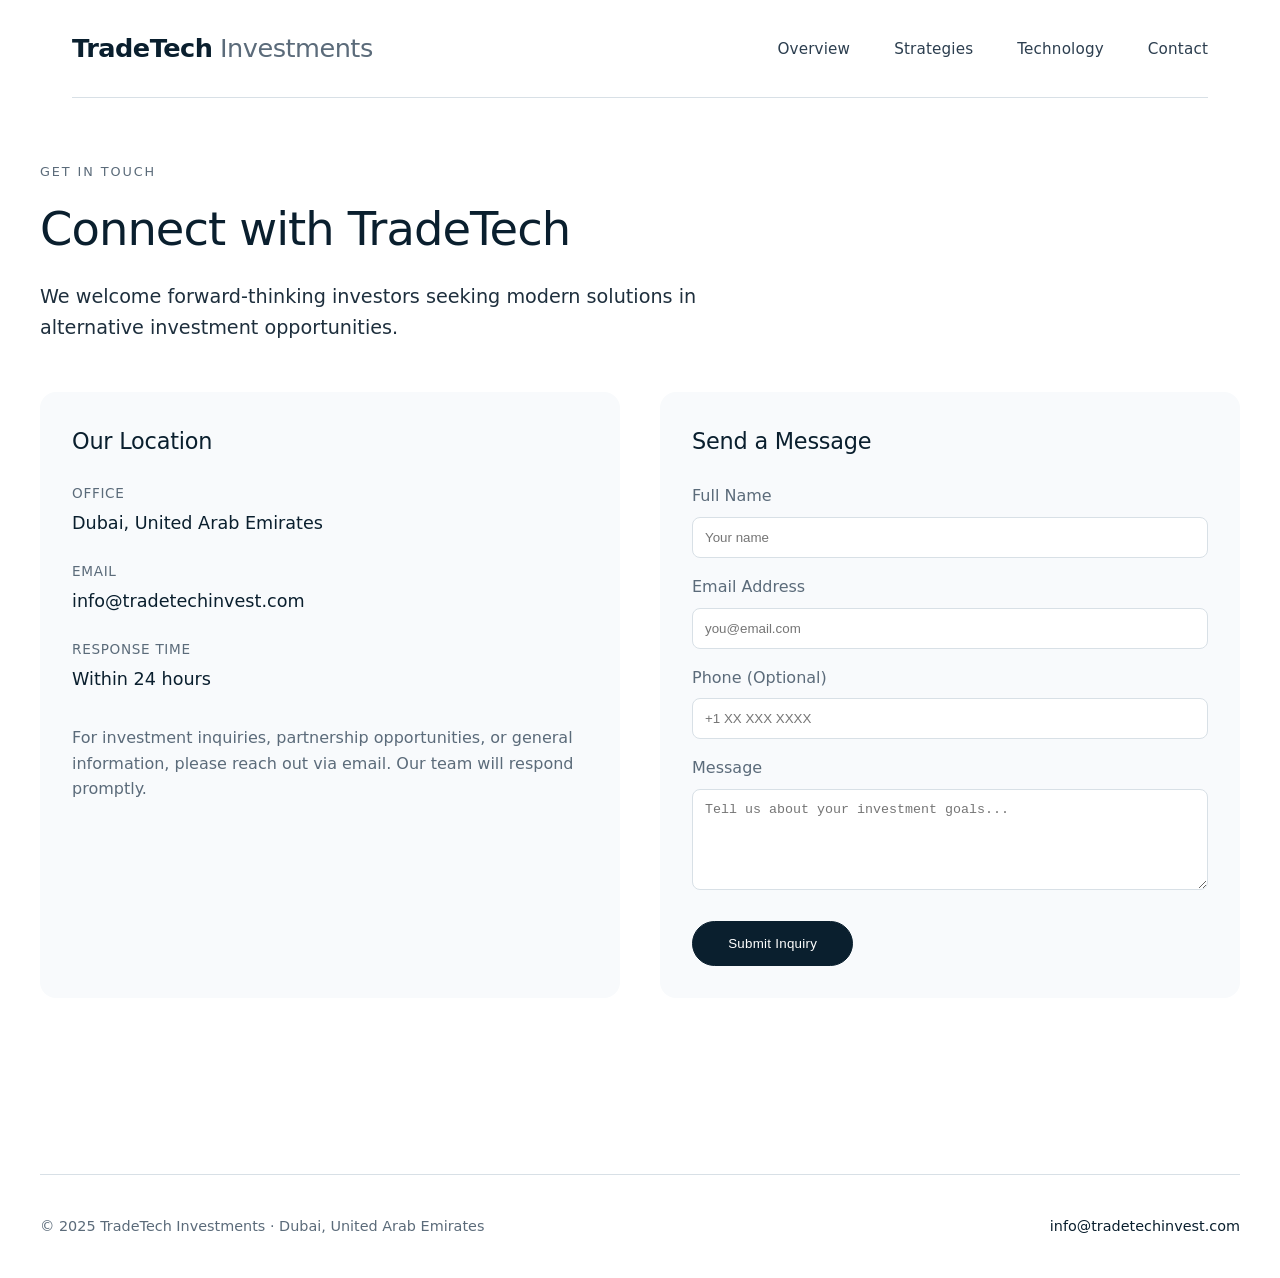
<file: contact.html>
<!DOCTYPE html>
<html lang="en">
<head>
  <meta charset="UTF-8">
  <meta name="viewport" content="width=device-width, initial-scale=1.0">
  <title>Contact · TradeTech Investments</title>
  <meta name="description" content="Contact TradeTech Investments in Dubai, UAE. We welcome forward-thinking investors seeking modern investment solutions.">
  <link rel="stylesheet" href="style.css">
</head>
<body>
  <header class="container">
    <div class="navbar">
      <a href="index" class="logo">TradeTech<span> Investments</span></a>
      <button class="menu-toggle" aria-label="Toggle menu">
        <span></span>
        <span></span>
        <span></span>
      </button>
      <ul class="nav-links">
        <li><a href="index">Overview</a></li>
        <li><a href="strategies">Strategies</a></li>
        <li><a href="technology">Technology</a></li>
        <li><a href="contact" class="active">Contact</a></li>
      </ul>
    </div>
  </header>

  <main class="container page-wrap">
    <div class="eyebrow">Get in Touch</div>
    <h1>Connect with TradeTech</h1>
    <p class="lead">We welcome forward-thinking investors seeking modern solutions in alternative investment opportunities.</p>

    <div class="grid-2" style="margin-top:3rem;">
      <div class="contact-info">
        <h2 style="font-size:1.4rem;">Our Location</h2>
        
        <div class="contact-detail">
          <label>Office</label>
          <p>Dubai, United Arab Emirates</p>
        </div>
        
        <div class="contact-detail">
          <label>Email</label>
          <p><a href="mailto:info@tradetechinvest.com" style="color:var(--navy); text-decoration:none;">info@tradetechinvest.com</a></p>
        </div>
        
        <div class="contact-detail">
          <label>Response Time</label>
          <p>Within 24 hours</p>
        </div>
        
        <div style="margin-top:2rem;">
          <p style="color:var(--muted);">For investment inquiries, partnership opportunities, or general information, please reach out via email. Our team will respond promptly.</p>
        </div>
      </div>

      <div>
        <form id="contact-form" style="background:var(--light-bg); padding:2rem; border-radius:16px;">
          <h2 style="font-size:1.4rem; margin-bottom:1.5rem;">Send a Message</h2>
          
          <div style="margin-bottom:1rem;">
            <label for="name" style="display:block; margin-bottom:0.5rem; color:var(--muted);">Full Name</label>
            <input type="text" id="name" name="name" style="width:100%; padding:0.75rem; border:1px solid var(--softline); border-radius:8px;" placeholder="Your name" required>
          </div>
          
          <div style="margin-bottom:1rem;">
            <label for="email" style="display:block; margin-bottom:0.5rem; color:var(--muted);">Email Address</label>
            <input type="email" id="email" name="email" style="width:100%; padding:0.75rem; border:1px solid var(--softline); border-radius:8px;" placeholder="you@email.com" required>
          </div>
          
          <div style="margin-bottom:1rem;">
            <label for="phone" style="display:block; margin-bottom:0.5rem; color:var(--muted);">Phone (Optional)</label>
            <input type="tel" id="phone" name="phone" style="width:100%; padding:0.75rem; border:1px solid var(--softline); border-radius:8px;" placeholder="+1 XX XXX XXXX">
          </div>
          
          <div style="margin-bottom:1.5rem;">
            <label for="message" style="display:block; margin-bottom:0.5rem; color:var(--muted);">Message</label>
            <textarea id="message" name="message" rows="5" style="width:100%; padding:0.75rem; border:1px solid var(--softline); border-radius:8px;" placeholder="Tell us about your investment goals..." required></textarea>
          </div>
          
          <button type="submit" class="btn">Submit Inquiry</button>
        </form>
      </div>
    </div>
  </main>

  <footer class="container footer">
    <div>© 2025 TradeTech Investments · Dubai, United Arab Emirates</div>
    <div><a href="mailto:info@tradetechinvest.com">info@tradetechinvest.com</a></div>
  </footer>

  <script src="main.js"></script>
</body>
</html>
</file>
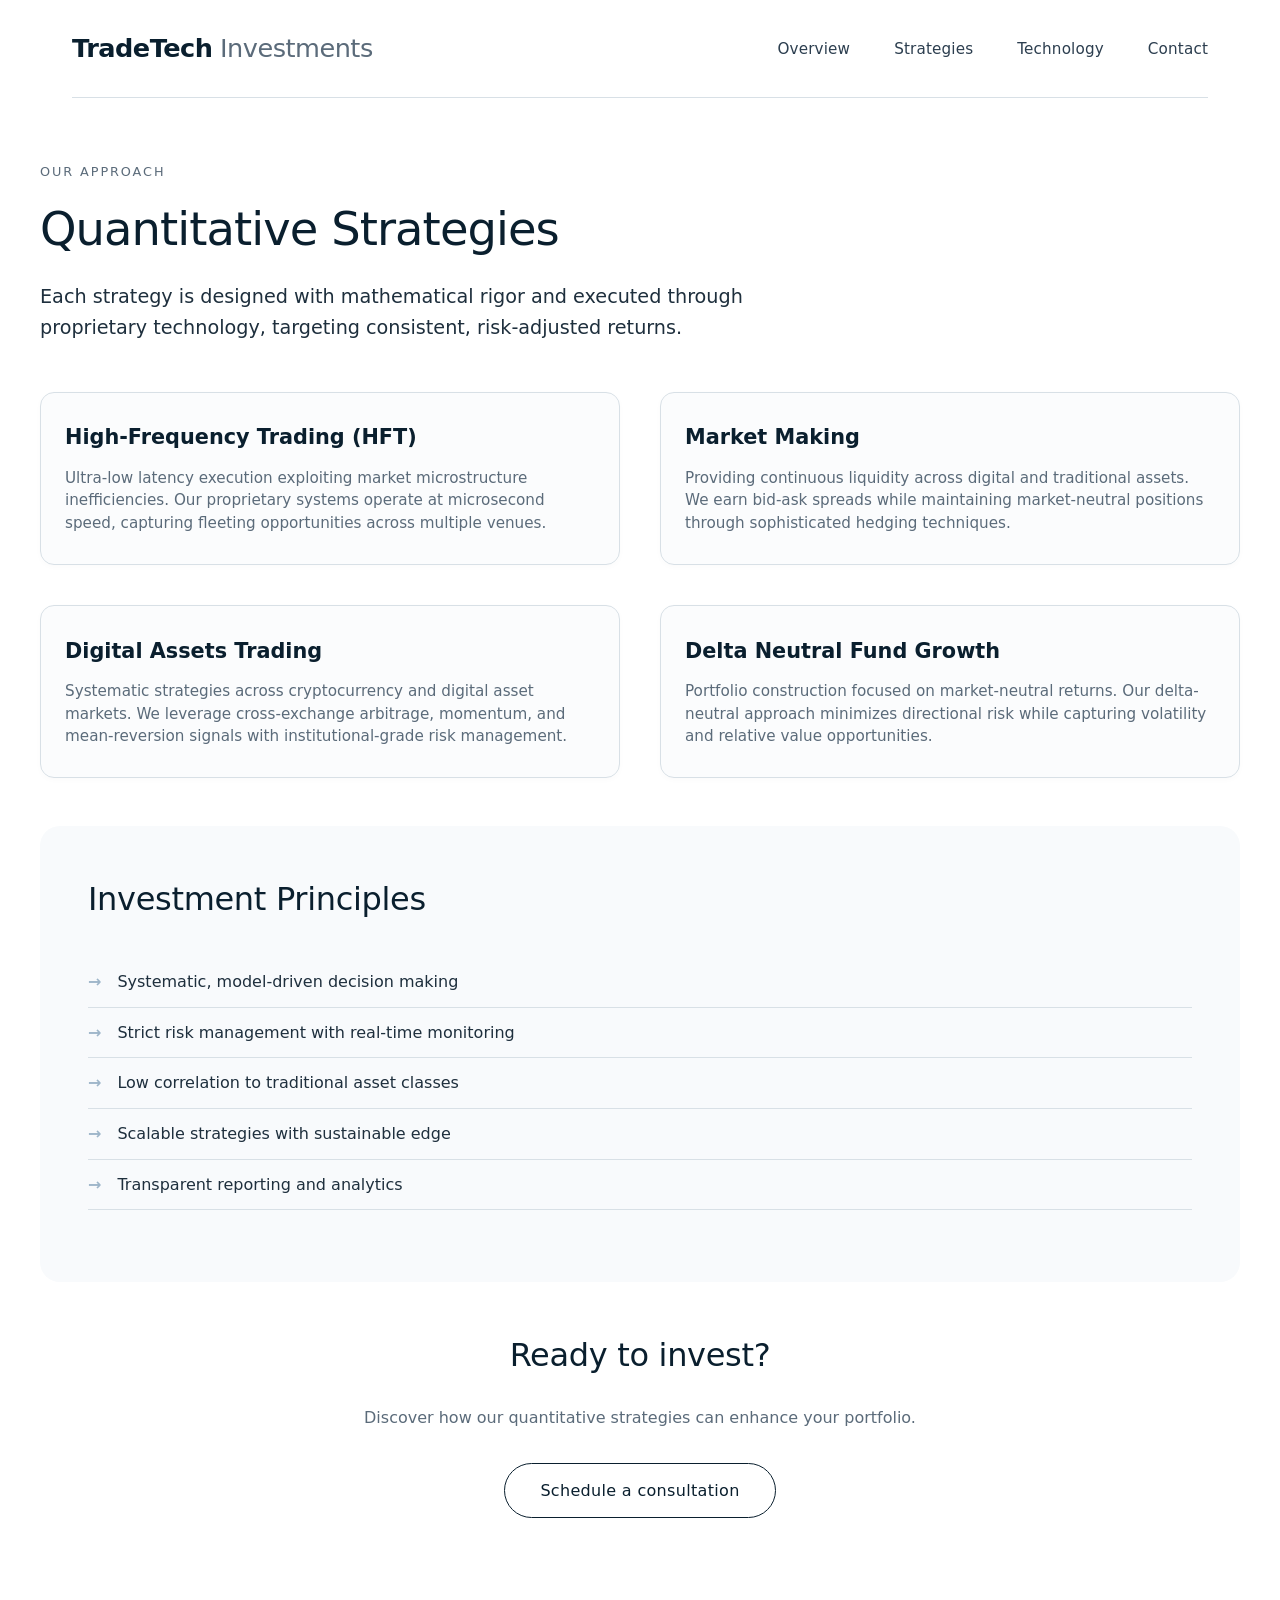
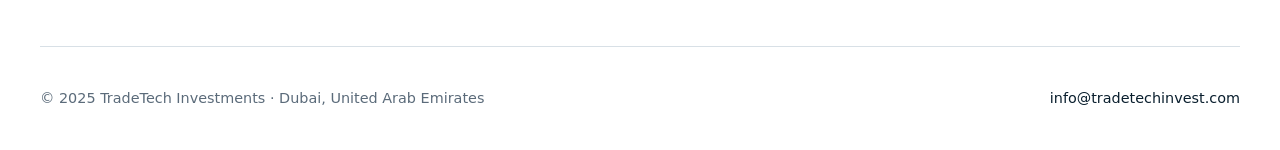
<file: strategies.html>
<!DOCTYPE html>
<html lang="en">
<head>
  <meta charset="UTF-8">
  <meta name="viewport" content="width=device-width, initial-scale=1.0">
  <title>Strategies · TradeTech Investments</title>
  <meta name="description" content="Explore TradeTech Investments' quantitative trading strategies: HFT, market making, digital assets, and delta-neutral approaches.">
  <link rel="stylesheet" href="style.css">
</head>
<body>
  <header class="container">
    <div class="navbar">
      <a href="index" class="logo">TradeTech<span> Investments</span></a>
      <button class="menu-toggle" aria-label="Toggle menu">
        <span></span>
        <span></span>
        <span></span>
      </button>
      <ul class="nav-links">
        <li><a href="index">Overview</a></li>
        <li><a href="strategies" class="active">Strategies</a></li>
        <li><a href="technology">Technology</a></li>
        <li><a href="contact">Contact</a></li>
      </ul>
    </div>
  </header>

  <main class="container page-wrap">
    <div class="eyebrow">Our Approach</div>
    <h1>Quantitative Strategies</h1>
    <p class="lead">Each strategy is designed with mathematical rigor and executed through proprietary technology, targeting consistent, risk-adjusted returns.</p>

    <div class="grid-2">
      <div class="card">
        <h3>High-Frequency Trading (HFT)</h3>
        <p>Ultra-low latency execution exploiting market microstructure inefficiencies. Our proprietary systems operate at microsecond speed, capturing fleeting opportunities across multiple venues.</p>
      </div>
      <div class="card">
        <h3>Market Making</h3>
        <p>Providing continuous liquidity across digital and traditional assets. We earn bid-ask spreads while maintaining market-neutral positions through sophisticated hedging techniques.</p>
      </div>
      <div class="card">
        <h3>Digital Assets Trading</h3>
        <p>Systematic strategies across cryptocurrency and digital asset markets. We leverage cross-exchange arbitrage, momentum, and mean-reversion signals with institutional-grade risk management.</p>
      </div>
      <div class="card">
        <h3>Delta Neutral Fund Growth</h3>
        <p>Portfolio construction focused on market-neutral returns. Our delta-neutral approach minimizes directional risk while capturing volatility and relative value opportunities.</p>
      </div>
    </div>

    <div class="feature-section">
      <h2>Investment Principles</h2>
      <ul class="feature-list">
        <li>Systematic, model-driven decision making</li>
        <li>Strict risk management with real-time monitoring</li>
        <li>Low correlation to traditional asset classes</li>
        <li>Scalable strategies with sustainable edge</li>
        <li>Transparent reporting and analytics</li>
      </ul>
    </div>

    <div style="text-align:center; margin-top:3rem;">
      <h2 style="font-weight:450;">Ready to invest?</h2>
      <p style="color:var(--muted); margin-bottom:2rem;">Discover how our quantitative strategies can enhance your portfolio.</p>
      <a href="contact" class="btn btn-outline">Schedule a consultation</a>
    </div>
  </main>

  <footer class="container footer">
    <div>© 2025 TradeTech Investments · Dubai, United Arab Emirates</div>
    <div><a href="mailto:info@tradetechinvest.com">info@tradetechinvest.com</a></div>
  </footer>

  <script src="main.js"></script>
</body>
</html>
</file>
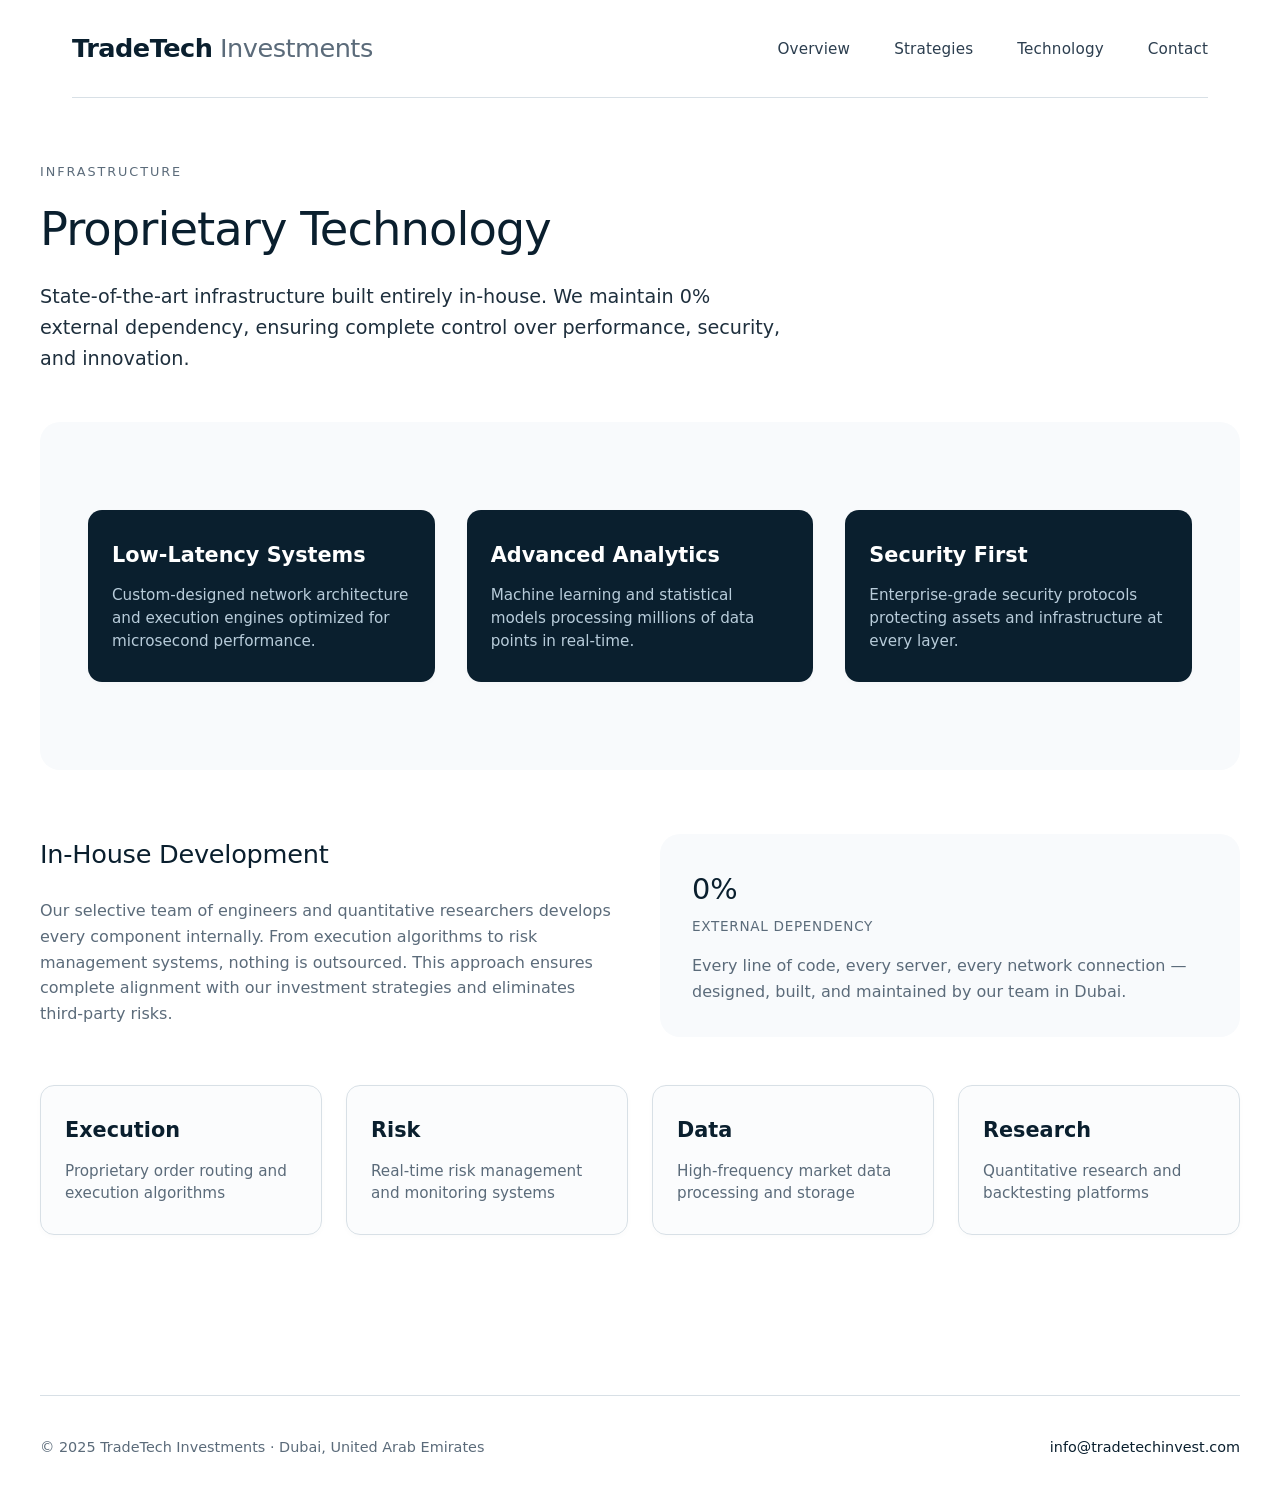
<file: technology.html>
<!DOCTYPE html>
<html lang="en">
<head>
  <meta charset="UTF-8">
  <meta name="viewport" content="width=device-width, initial-scale=1.0">
  <title>Technology · TradeTech Investments</title>
  <meta name="description" content="TradeTech Investments' state-of-the-art proprietary infrastructure with zero external dependency, built in-house for maximum efficiency.">
  <link rel="stylesheet" href="style.css">
</head>
<body>
  <header class="container">
    <div class="navbar">
      <a href="index" class="logo">TradeTech<span> Investments</span></a>
      <button class="menu-toggle" aria-label="Toggle menu">
        <span></span>
        <span></span>
        <span></span>
      </button>
      <ul class="nav-links">
        <li><a href="index">Overview</a></li>
        <li><a href="strategies">Strategies</a></li>
        <li><a href="technology" class="active">Technology</a></li>
        <li><a href="contact">Contact</a></li>
      </ul>
    </div>
  </header>

  <main class="container page-wrap">
    <div class="eyebrow">Infrastructure</div>
    <h1>Proprietary Technology</h1>
    <p class="lead">State-of-the-art infrastructure built entirely in-house. We maintain 0% external dependency, ensuring complete control over performance, security, and innovation.</p>

    <div class="feature-section">
      <div class="grid-3">
        <div class="card card-highlight">
          <h3>Low-Latency Systems</h3>
          <p>Custom-designed network architecture and execution engines optimized for microsecond performance.</p>
        </div>
        <div class="card card-highlight">
          <h3>Advanced Analytics</h3>
          <p>Machine learning and statistical models processing millions of data points in real-time.</p>
        </div>
        <div class="card card-highlight">
          <h3>Security First</h3>
          <p>Enterprise-grade security protocols protecting assets and infrastructure at every layer.</p>
        </div>
      </div>
    </div>

    <div class="grid-2" style="margin-top:4rem;">
      <div>
        <h2 style="font-size:1.6rem;">In-House Development</h2>
        <p style="color:var(--muted);">Our selective team of engineers and quantitative researchers develops every component internally. From execution algorithms to risk management systems, nothing is outsourced. This approach ensures complete alignment with our investment strategies and eliminates third-party risks.</p>
      </div>
      <div style="background:var(--light-bg); border-radius:20px; padding:2rem;">
        <div class="metric">0%</div>
        <div class="metric-label">External Dependency</div>
        <p style="color:var(--muted); margin-top:1rem;">Every line of code, every server, every network connection — designed, built, and maintained by our team in Dubai.</p>
      </div>
    </div>

    <div class="grid-4" style="margin-top:3rem;">
      <div class="card">
        <h3>Execution</h3>
        <p>Proprietary order routing and execution algorithms</p>
      </div>
      <div class="card">
        <h3>Risk</h3>
        <p>Real-time risk management and monitoring systems</p>
      </div>
      <div class="card">
        <h3>Data</h3>
        <p>High-frequency market data processing and storage</p>
      </div>
      <div class="card">
        <h3>Research</h3>
        <p>Quantitative research and backtesting platforms</p>
      </div>
    </div>
  </main>

  <footer class="container footer">
    <div>© 2025 TradeTech Investments · Dubai, United Arab Emirates</div>
    <div><a href="mailto:info@tradetechinvest.com">info@tradetechinvest.com</a></div>
  </footer>

  <script src="main.js"></script>
</body>
</html>
</file>
<file: style.css>
:root {
  --navy: #0a1f2e;
  --slate: #1e2f3d;
  --graphite: #2c3e4f;
  --mist: #eef2f5;
  --softline: #d8e0e6;
  --accent: #9db5c9;
  --text: #1f2c36;
  --muted: #5b6b7a;
  --white: #ffffff;
  --light-bg: #f8fafc;
}

* {
  margin: 0;
  padding: 0;
  box-sizing: border-box;
}

body {
  background: var(--white);
  color: var(--text);
  font-family: 'Inter', 'Segoe UI', Roboto, system-ui, sans-serif;
  line-height: 1.6;
  font-weight: 400;
  -webkit-font-smoothing: antialiased;
  -moz-osx-font-smoothing: grayscale;
  overflow-x: hidden;
  width: 100%;
}

.container {
  max-width: 1200px;
  margin: 0 auto;
  padding: 0 2rem;
  width: 100%;
}

/* ============ Header & Navigation (Desktop as before) ============ */
.navbar {
  display: flex;
  justify-content: space-between;
  align-items: center;
  padding: 1.75rem 0;
  border-bottom: 1px solid var(--softline);
  position: relative;
  z-index: 10;
}

.logo {
  font-weight: 600;
  font-size: 1.6rem;
  letter-spacing: -0.02em;
  color: var(--navy);
  text-decoration: none;
  transition: opacity 0.2s;
}

.logo:hover {
  opacity: 0.8;
}

.logo span {
  font-weight: 300;
  color: var(--muted);
}

.nav-links {
  display: flex;
  gap: 2.75rem;
  list-style: none;
  align-items: center;
}

.nav-links a {
  text-decoration: none;
  color: var(--graphite);
  font-weight: 500;
  font-size: 0.95rem;
  transition: color 0.2s;
  letter-spacing: 0.01em;
  position: relative;
  padding-bottom: 4px;
}

.nav-links a::after {
  content: '';
  position: absolute;
  bottom: 0;
  left: 0;
  width: 0;
  height: 1px;
  background: var(--accent);
  transition: width 0.3s;
}

.nav-links a:hover::after,
.nav-links a.active::after {
  width: 100%;
}

.nav-links a:hover,
.nav-links a.active {
  color: var(--navy);
}

/* Mobile menu button - hidden on desktop */
.menu-toggle {
  display: none;
  background: none;
  border: none;
  cursor: pointer;
  padding: 0.5rem;
}

.menu-toggle span {
  display: block;
  width: 25px;
  height: 2px;
  background: var(--navy);
  margin: 5px 0;
  transition: 0.3s;
}

/* ============ Page Sections (Desktop as before) ============ */
.page-wrap {
  padding: 4rem 0 5rem;
  min-height: 60vh;
}

.eyebrow {
  font-size: 0.8rem;
  text-transform: uppercase;
  letter-spacing: 0.15em;
  color: var(--muted);
  margin-bottom: 1.25rem;
  font-weight: 500;
}

h1 {
  font-size: 2.9rem;
  font-weight: 500;
  line-height: 1.2;
  letter-spacing: -0.02em;
  color: var(--navy);
  margin-bottom: 1.5rem;
}

h2 {
  font-size: 2rem;
  font-weight: 450;
  color: var(--navy);
  margin-bottom: 1.5rem;
  letter-spacing: -0.01em;
}

h3 {
  font-weight: 550;
  color: var(--navy);
  margin-bottom: 0.75rem;
  font-size: 1.3rem;
}

.lead {
  font-size: 1.2rem;
  color: var(--slate);
  max-width: 750px;
  margin-bottom: 2rem;
  font-weight: 350;
}

/* ============ Grid Layouts (Desktop as before) ============ */
.grid-2 {
  display: grid;
  grid-template-columns: repeat(2, 1fr);
  gap: 2.5rem;
  margin: 3rem 0;
}

.grid-3 {
  display: grid;
  grid-template-columns: repeat(3, 1fr);
  gap: 2rem;
  margin: 2.5rem 0;
}

.grid-4 {
  display: grid;
  grid-template-columns: repeat(4, 1fr);
  gap: 1.5rem;
  margin: 2rem 0;
}

/* ============ Cards (Desktop as before) ============ */
.card {
  background: #fbfcfd;
  border: 1px solid var(--softline);
  border-radius: 14px;
  padding: 1.8rem 1.5rem;
  box-shadow: 0 2px 6px rgba(0,0,0,0.02);
  transition: box-shadow 0.3s, border-color 0.3s, transform 0.3s;
}

.card:hover {
  box-shadow: 0 8px 20px rgba(0,0,0,0.06);
  border-color: #b8c7d3;
  transform: translateY(-2px);
}

.card p {
  color: var(--muted);
  font-size: 0.95rem;
  line-height: 1.5;
}

.card-highlight {
  background: var(--navy);
  color: white;
  border: none;
}

.card-highlight h3 {
  color: white;
}

.card-highlight p {
  color: #b8ccda;
}

/* ============ Metrics (Desktop as before) ============ */
.metric {
  font-size: 1.8rem;
  font-weight: 450;
  color: var(--navy);
  margin-bottom: 0.25rem;
}

.metric-label {
  font-size: 0.85rem;
  text-transform: uppercase;
  letter-spacing: 0.05em;
  color: var(--muted);
}

/* ============ Buttons (Desktop as before) ============ */
.btn {
  display: inline-block;
  background: var(--navy);
  color: white;
  padding: 0.85rem 2.2rem;
  border-radius: 30px;
  text-decoration: none;
  font-weight: 500;
  letter-spacing: 0.02em;
  transition: all 0.25s;
  border: 1px solid var(--navy);
  cursor: pointer;
}

.btn:hover {
  background: #132d3f;
  transform: translateY(-1px);
}

.btn-outline {
  background: transparent;
  color: var(--navy);
  border: 1px solid var(--navy);
}

.btn-outline:hover {
  background: var(--navy);
  color: white;
}

.btn-light {
  background: white;
  color: var(--navy);
  border: 1px solid white;
}

.btn-light:hover {
  background: var(--mist);
  border-color: var(--mist);
}

/* ============ Feature Sections (Desktop as before) ============ */
.feature-section {
  background: var(--light-bg);
  border-radius: 20px;
  padding: 3rem;
  margin: 3rem 0;
}

.feature-section h2 {
  margin-bottom: 2rem;
}

.feature-list {
  list-style: none;
  margin: 1.5rem 0;
}

.feature-list li {
  padding: 0.75rem 0;
  border-bottom: 1px solid var(--softline);
  color: var(--slate);
  display: flex;
  align-items: center;
}

.feature-list li::before {
  content: '→';
  margin-right: 1rem;
  color: var(--accent);
  font-weight: 600;
}

/* ============ Contact Section (Desktop as before) ============ */
.contact-info {
  background: var(--light-bg);
  border-radius: 16px;
  padding: 2rem;
}

.contact-detail {
  margin-bottom: 1.5rem;
}

.contact-detail label {
  display: block;
  font-size: 0.85rem;
  text-transform: uppercase;
  letter-spacing: 0.05em;
  color: var(--muted);
  margin-bottom: 0.25rem;
}

.contact-detail p {
  font-size: 1.1rem;
  color: var(--navy);
  font-weight: 500;
}

/* ============ Footer (Desktop as before) ============ */
.footer {
  border-top: 1px solid var(--softline);
  padding: 2.5rem 0;
  margin-top: 3rem;
  display: flex;
  justify-content: space-between;
  align-items: center;
  flex-wrap: wrap;
  color: var(--muted);
  font-size: 0.9rem;
}

.footer a {
  color: var(--navy);
  text-decoration: none;
  font-weight: 500;
  transition: color 0.2s;
}

.footer a:hover {
  color: var(--accent);
}

/* ============ Animation Classes ============ */
.fade-in {
  opacity: 0;
  transform: translateY(20px);
  animation: fadeIn 0.8s ease forwards;
}

@keyframes fadeIn {
  to {
    opacity: 1;
    transform: translateY(0);
  }
}

/* ============================================
   MOBILE STYLES (max-width: 768px)
   Fixed alignment for mobile
   ============================================ */
@media (max-width: 768px) {
  /* Container adjustments */
  .container {
    padding: 0 1.5rem;
  }
  
  /* Navigation */
  .navbar {
    padding: 1rem 0;
    flex-wrap: wrap;
  }
  
  .logo {
    font-size: 1.4rem;
  }
  
  .menu-toggle {
    display: block;
  }
  
  .nav-links {
    display: none;
    flex-direction: column;
    position: absolute;
    top: 100%;
    left: 0;
    right: 0;
    background: white;
    padding: 1rem 1.5rem;
    box-shadow: 0 4px 6px rgba(0,0,0,0.1);
    gap: 0.5rem;
    width: 100%;
  }
  
  .nav-links.active {
    display: flex;
  }
  
  .nav-links a {
    padding: 0.5rem 0;
    font-size: 1rem;
  }
  
  /* Page wrap */
  .page-wrap {
    padding: 2.5rem 0 3rem;
  }
  
  /* Typography - centered on mobile */
  .eyebrow {
    text-align: center;
    font-size: 0.75rem;
    margin-bottom: 1rem;
  }
  
  h1 {
    font-size: 2rem;
    text-align: center;
    margin-bottom: 1rem;
    line-height: 1.3;
  }
  
  h2 {
    font-size: 1.5rem;
    text-align: center;
    margin-bottom: 1rem;
  }
  
  h3 {
    font-size: 1.1rem;
    text-align: center;
  }
  
  .lead {
    font-size: 1rem;
    text-align: center;
    max-width: 100%;
    margin: 0 auto 1.5rem;
  }
  
  /* Grid layouts - stack vertically */
  .grid-2,
  .grid-3,
  .grid-4 {
    grid-template-columns: 1fr;
    gap: 1.5rem;
    margin: 2rem 0;
  }
  
  /* Cards - centered text */
  .card {
    padding: 1.5rem;
    text-align: center;
  }
  
  .card p {
    font-size: 0.9rem;
  }
  
  /* Metrics section */
  .metric {
    font-size: 1.5rem;
    text-align: center;
  }
  
  .metric-label {
    font-size: 0.75rem;
    text-align: center;
  }
  
  /* Buttons - full width on mobile */
  .btn {
    display: block;
    width: 100%;
    text-align: center;
    padding: 0.75rem 1.5rem;
    margin: 1rem 0;
  }
  
  /* Feature section */
  .feature-section {
    padding: 2rem 1.5rem;
    margin: 2rem 0;
  }
  
  .feature-section h2 {
    text-align: center;
  }
  
  .feature-list li {
    font-size: 0.9rem;
    justify-content: center;
  }
  
  /* Contact info */
  .contact-info {
    padding: 1.5rem;
    text-align: center;
  }
  
  .contact-detail label {
    text-align: center;
  }
  
  .contact-detail p {
    font-size: 1rem;
    text-align: center;
  }
  
  /* Footer */
  .footer {
    flex-direction: column;
    align-items: center;
    text-align: center;
    gap: 0.5rem;
    padding: 2rem 0;
  }
  
  /* Special boxes */
  div[style*="background:var(--mist)"],
  div[style*="background:var(--navy)"] {
    text-align: center;
    padding: 1.5rem !important;
  }
  
  /* Ensure all content is centered */
  p, span, a, div {
    word-wrap: break-word;
  }
  
  /* Fix for inline styles */
  .grid-2 > div:first-child {
    text-align: center;
  }
  
  .grid-2 > div:first-child p {
    text-align: center;
  }
  
  /* Investor section */
  div[style*="background:var(--navy)"] {
    text-align: center !important;
  }
  
  div[style*="background:var(--navy)"] h2 {
    text-align: center !important;
  }
  
  div[style*="background:var(--navy)"] p {
    text-align: center !important;
    margin: 0 auto !important;
  }
}

/* ============================================
   TABLET STYLES (769px - 1024px)
   ============================================ */
@media (min-width: 769px) and (max-width: 1024px) {
  .container {
    padding: 0 2rem;
  }
  
  h1 {
    font-size: 2.5rem;
  }
  
  .grid-3 {
    grid-template-columns: repeat(2, 1fr);
  }
  
  .grid-4 {
    grid-template-columns: repeat(2, 1fr);
  }
}

#app {
  min-height: 60vh;
  will-change: opacity, transform;
}

.page-transition {
  animation: pageEnter 0.2s ease;
}

@keyframes pageEnter {
  from {
    opacity: 0;
    transform: translateY(10px);
  }
  to {
    opacity: 1;
    transform: translateY(0);
  }
}

/* Cache all pages in memory */
.page-cache {
  display: none;
}

/* Smooth scrolling */
html {
  scroll-behavior: smooth;
}

/* Optimize for instant rendering */
* {
  -webkit-font-smoothing: antialiased;
  -moz-osx-font-smoothing: grayscale;
}

/* GPU acceleration for smooth animations */
.card,
.grid-2,
.grid-3,
.feature-section {
  transform: translateZ(0);
  backface-visibility: hidden;
}
</file>
